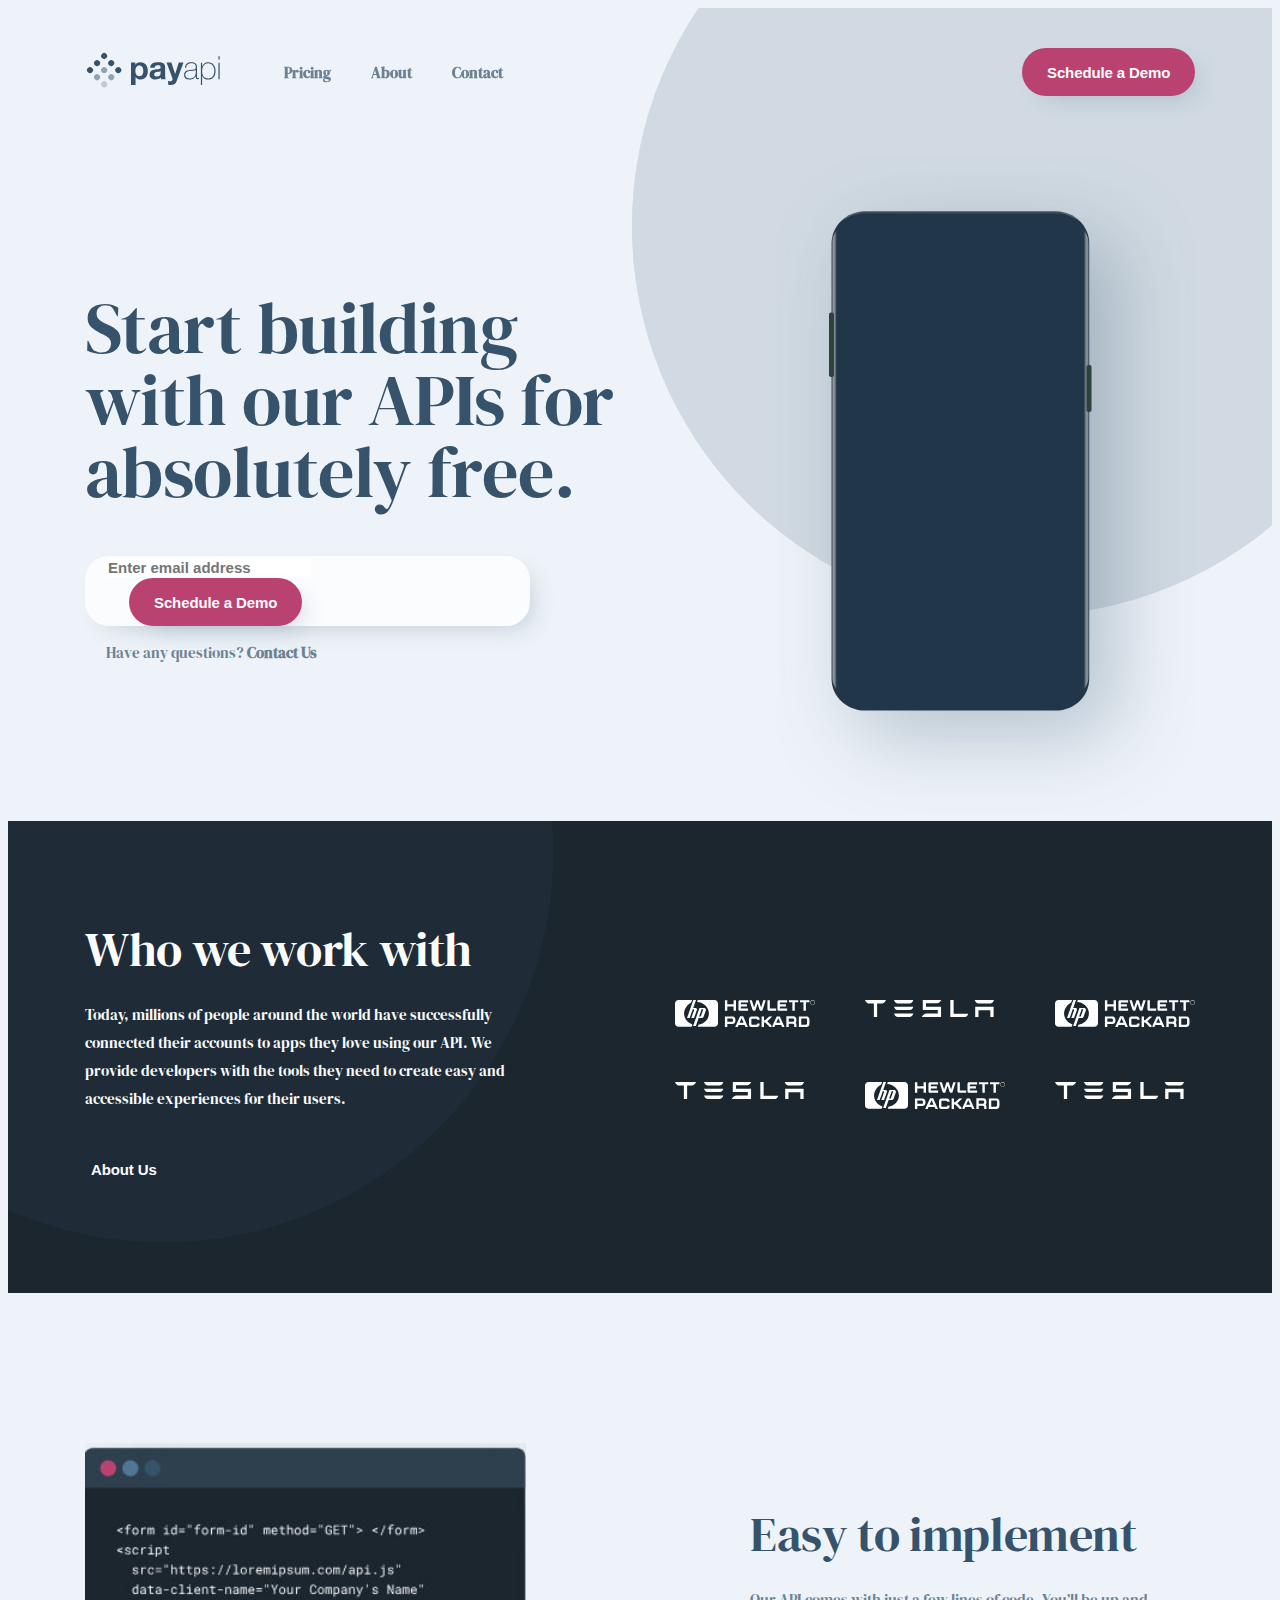
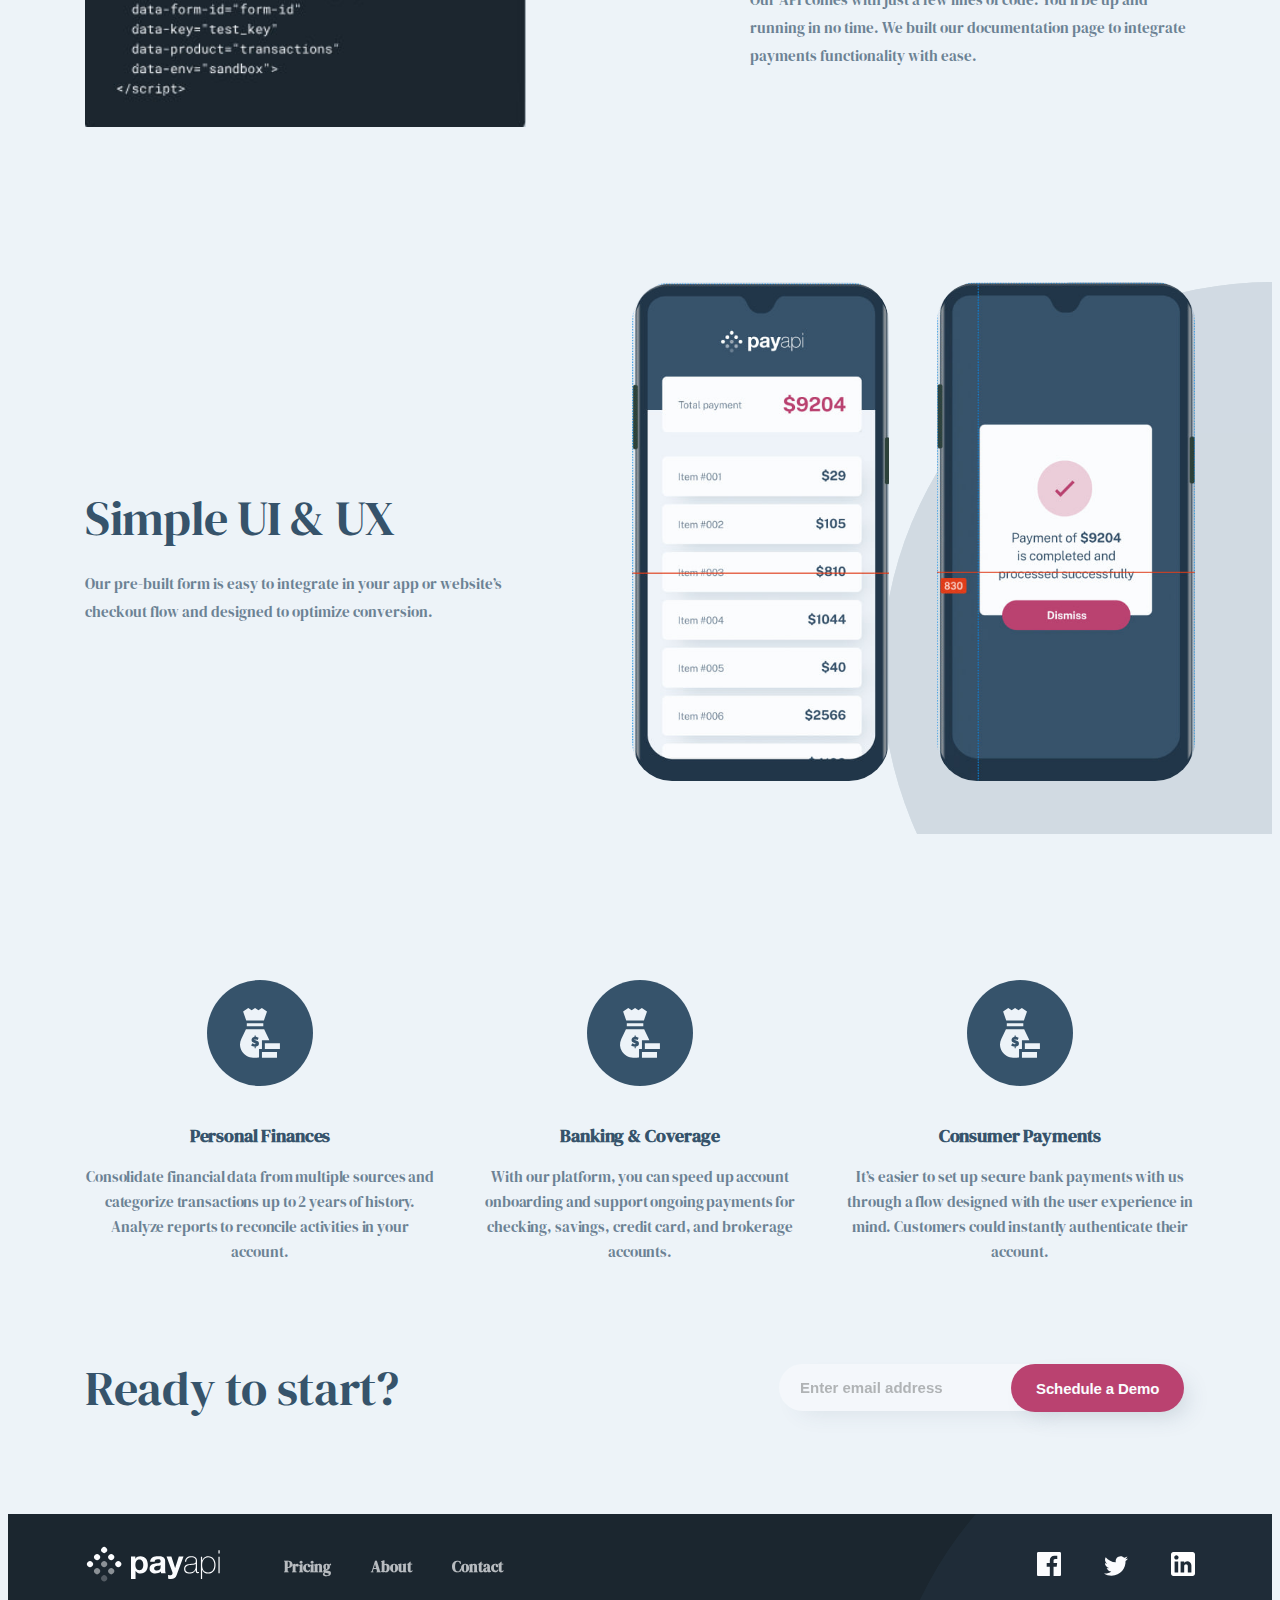
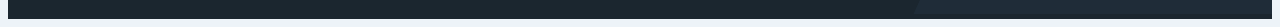
<file: index.html>
<!DOCTYPE html>
<html lang="en">
<head>
    <meta charset="UTF-8">
    <meta name="viewport" content="width=device-width, initial-scale=1.0">
    <link rel="stylesheet" href="./css/main.css">
    <title>Document</title>
</head>
<body>
    <header class="header">
        <div class="container header__container">
            <div class="header__block">
                <a href="#"><img class="header__logo" src="./img/logo.svg" alt=" payapi logosi"></a>
                <nav class="header__nav">
                    <ul class="header__list">
                        <li class="header__item">
                            <a class="header__link" href="./pricing.html">Pricing</a>
                        </li>
                        <li class="header__item">
                            <a class="header__link" href="#">About</a>
                        </li>
                        <li class="header__item">
                            <a class="header__link" href="#">Contact</a>
                        </li>
                    </ul>
                </nav>
            </div>
            <button class="header__btn">Schedule a Demo</button>
            <button class="header__menu"><svg width="28" height="17" viewBox="0 0 28 17" fill="none" xmlns="http://www.w3.org/2000/svg">
                <g id="Group">
                <rect id="Rectangle" width="28" height="3" fill="#36536B"/>
                <rect id="Rectangle Copy" y="7" width="28" height="3" fill="#36536B"/>
                <rect id="Rectangle Copy 2" y="14" width="28" height="3" fill="#36536B"/>
                </g>
                </svg>
                </button> 
        </div>
    </header>
    <main>
        <section class="hero">
            <div class="container hero__container">
                <div class="hero__content">
                    <h1 class="hero__title">Start building with our APIs for absolutely free.</h1>
                    <form class="hero__form">
                        <input type="email" class="hero__input" aria-placeholder="Enter email address" placeholder="Enter email address">
                        <button class="hero__btn">Schedule a Demo</button>
                    </form>
                    <a class="hero__link" href="#">Have any questions? <span class="hero__span">Contact Us</span></a>
                </div>
                <div class="hero__block_img">
                    <img class="hero__img" src="./img/hero.svg" alt="telefon surati ekrani qororo😂">
                </div>
            </div>
        </section>
        <section class="work">
            <div class="container work__container">
                <div class="work__content">
                    <h1 class="work__title">Who we work with</h1>
                    <p class="work__text">Today, millions of people around the world have successfully connected their accounts to apps they love using our API. We provide developers with the tools they need to create easy and accessible experiences for their users. </p>
                    <button class="work__btn">About Us</button>
                </div>
                <ul class="work__list">
                    <li class="work__item">
                        <a href="#">
                            <img src="./img/work-hp.svg" alt="hp kanpyutor logosi">
                        </a>
                    </li>
                    <li class="work__item">
                        <a href="#">
                            <img src="./img/work-tesla.svg" alt="hp kanpyutor logosi">
                        </a>
                    </li>
                    <li class="work__item">
                        <a href="#">
                            <img src="./img/work-hp.svg" alt="hp kanpyutor logosi">
                        </a>
                    </li>
                    <li class="work__item">
                        <a href="#">
                            <img src="./img/work-tesla.svg" alt="hp kanpyutor logosi">
                        </a>
                    </li>
                    <li class="work__item">
                        <a href="#">
                            <img src="./img/work-hp.svg" alt="hp kanpyutor logosi">
                        </a>
                    </li>
                    <li class="work__item">
                        <a href="#">
                            <img src="./img/work-tesla.svg" alt="hp kanpyutor logosi">
                        </a>
                    </li>
                </ul>
            </div>
        </section>
        <section class="ebaut">
            <div class="container ebaut__container">
                <div class="ebaut__block_img">
                    <img class="ebaut__img" src="./img/work.jpg" alt="html da kodlar yozlgan">
                </div>
                <div class="ebaut__content">
                    <h1 class="ebaut__title">Easy to implement</h1>
                    <p class="ebaut__text">Our API comes with just a few lines of code. You’ll be up and running in no time. We built our documentation page to integrate payments functionality with ease.</p>
                </div>
            </div>
        </section>
        <section class="info">
            <div class="container info__container">
                <div class="info__content">
                    <h1 class="info__title">Simple UI & UX</h1>
                    <p class="info__text">Our pre-built form is easy to integrate in your app or website’s checkout flow and designed to optimize conversion. </p>
                </div>
                <div class="info__block_img">
                    <img class="info__img" src="./img/info-2.jpg" alt="telefon harhil sumala ">
                    <img class="info__img" src="./img/innfo-1.jpg" alt="telefon">
                </div>
            </div>
        </section>
        <section class="projeckt">
            <div class="container projeckt__container">
                <ul class="projeckt__lisst">
                    <li class="projeckt__item">
                        <h3 class="projeckt__title">Personal Finances</h3>
                        <p class="projeckt__text">Consolidate financial data from multiple sources and categorize transactions up to 2 years of history. Analyze reports to reconcile activities in your account. </p>
                    </li>
                    <li class="projeckt__item">
                        <h3 class="projeckt__title">Banking & Coverage</h3>
                        <p class="projeckt__text">With our platform, you can speed up account onboarding and support ongoing payments for checking, savings, credit card, and brokerage accounts.</p>
                    </li>
                    <li class="projeckt__item">
                        <h3 class="projeckt__title">Consumer Payments</h3>
                        <p class="projeckt__text">It’s easier to set up secure bank payments with us through a flow designed with the user experience in mind. Customers could instantly authenticate their account.</p>
                    </li>
                </ul>
            </div>
        </section>
            <section class="data">
                <div class="container data__container">
                    <div class="data__block">
                        <h1 class="data__title">Ready to start?</h1>
                    </div>
                        <form class="data__form">
                            <input type="email" class="data__input" placeholder="Enter email address">
                            <button class="data__btn">Schedule a Demo</button>
                        </form>
                </div>
            </section>
    </main>
    <footer class="foter">
        <div class="container foter__container">
            <div class="foter__block">
                <a href="#"><img src="./img/foter.svg"  alt="payapi logosi"></a>
                <nav class="foter__nav">
                    <ul class="foter__list">
                        <li class="foter__item">
                            <a class="foter__link" href="#">Pricing</a>
                        </li>
                        <li class="foter__item">
                            <a class="foter__link" href="#">About</a>
                        </li>
                        <li class="foter__item">
                            <a class="foter__link" href="#">Contact</a>
                        </li>
                    </ul>
                </nav>
            </div>
            <div class="foter__box">
                    <a class="foter__box_link" href="#">
                        <img class="foter__img" src="./img/foter-facebook.svg" alt="facebook logosi">
                    </a>
                
                    <a class="foter__box_link" href="#">
                        <img class="foter__img" src="./img/foter-twtr.svg" alt="twitr logosi">
                    </a>
                
                    <a class="foter__box_link" href="#">
                        <img class="foter__img" src="./img/footer-in.svg" alt="logo">
                    </a>
            </div>
        </div>
    </footer>
</body>
</html>
</file>
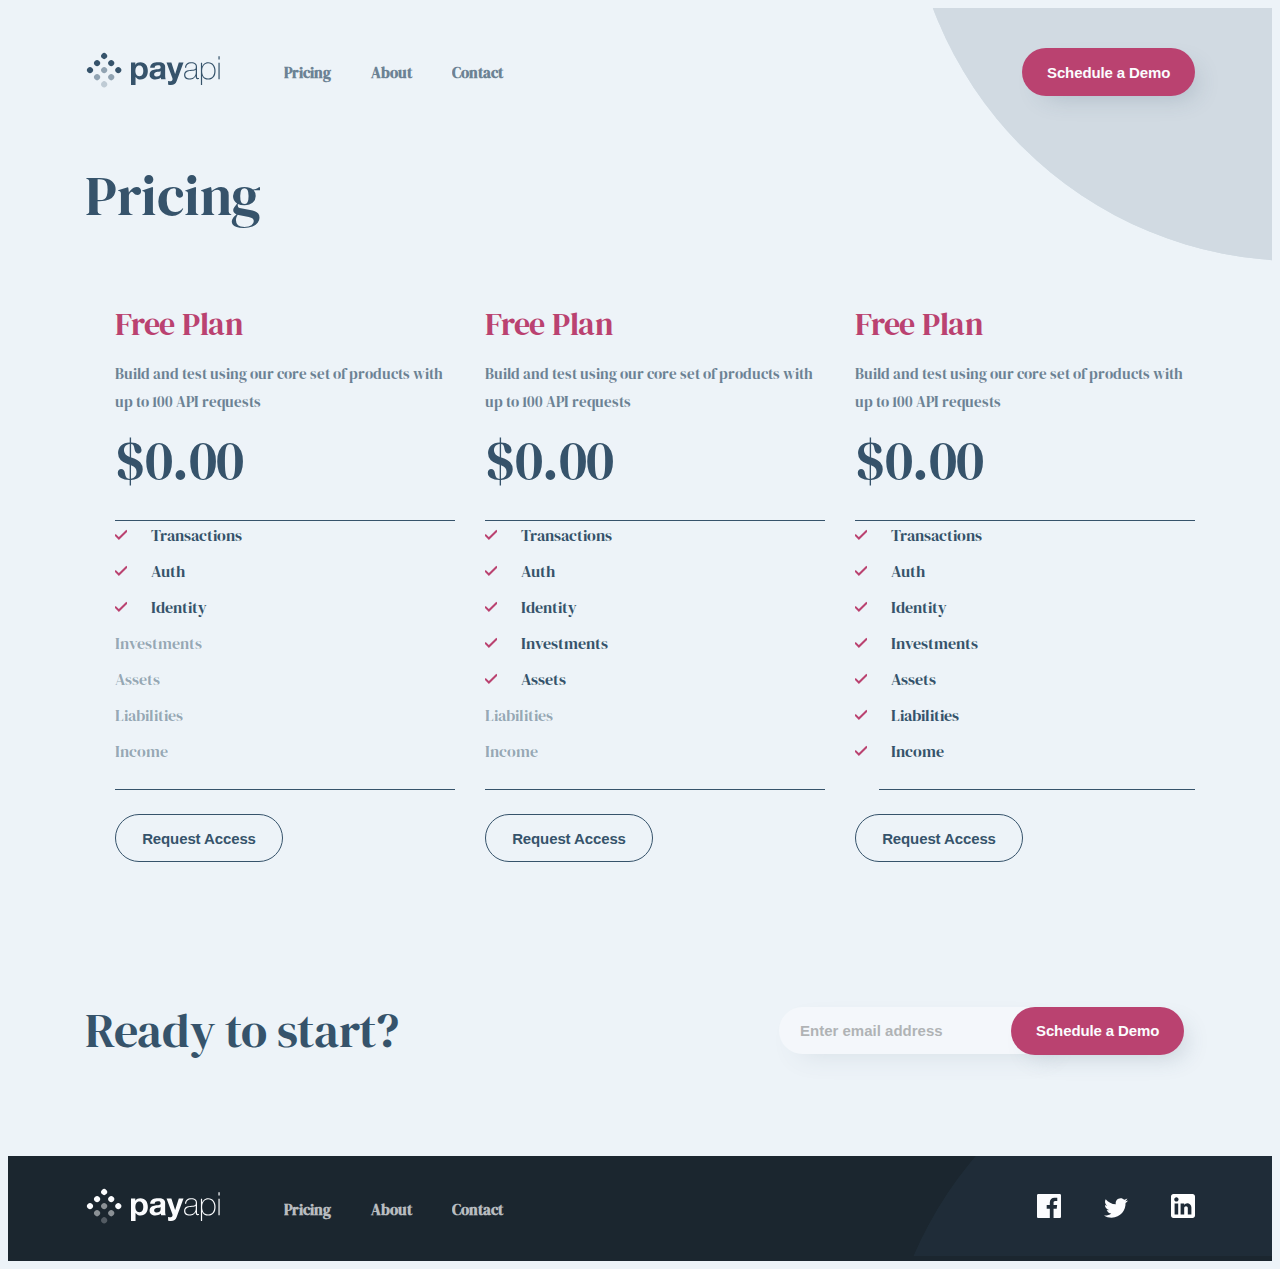
<file: pricing.html>
<!DOCTYPE html>
<html lang="en">
<head>
    <meta charset="UTF-8">
    <meta name="viewport" content="width=device-width, initial-scale=1.0">
    <link rel="stylesheet" href="./css/main.css">
    <title>Document</title>
</head>
<body>
    <header class="prheader">
        <div class="container prheader__container">
            <div class="prheader__block">
                <a href="#"><img class="prheader__img" src="./img/logo.svg" alt="logo"></a>
                <nav class="prheader__nav">
                    <ul class="prheader__list">
                        <li class="prheader__item">
                            <a class="prheader__link" href="#">Pricing</a>
                        </li>
                        <li class="prheader__item">
                            <a class="prheader__link" href="#">About</a>
                        </li>
                        <li class="prheader__item">
                            <a class="prheader__link" href="#">Contact</a>
                        </li>
                    </ul>
                </nav>
            </div>
            <button class="prheader__btn">Schedule a Demo</button>
            <button class="prheader__manu"><svg xmlns="http://www.w3.org/2000/svg" width="28" height="17" viewBox="0 0 28 17" fill="none">
                <rect width="28" height="3" fill="#36536B"/>
                <rect y="7" width="28" height="3" fill="#36536B"/>
                <rect y="14" width="28" height="3" fill="#36536B"/>
              </svg></button>
        </div>
    </header>
    <main>
        <section class="prhero">
            <div class="container prhero__container">
                <h1 class="prhero__title">Pricing</h1>
               <div class="prhero__block">
                <div class="prhero__box">
                    <h3 class="prhero__sub_title">Free Plan</h3>
                    <p class="prhero__text">Build and test using our core set of products with  up to 100 API requests </p>
                    <h2 class="prhero__s">$0.00</h2>
                    <p class="prhero__text1 prhero__text_2">Transactions</p>
                    <p class="prhero__text1 prhero__text_2">Auth</p>
                    <p class="prhero__text1 prhero__text_2">Identity</p>
                    <p class="prhero__text1">Investments</p>
                    <p class="prhero__text1">Assets</p>
                    <p class="prhero__text1">Liabilities</p>
                    <p class="prhero__text1 prhero__text_3">Income</p>
                    <button class="prhero__btn">Request Access</button>
                </div>

                <div class="prhero__box">
                    <h3 class="prhero__sub_title">Free Plan</h3>
                    <p class="prhero__text">Build and test using our core set of products with  up to 100 API requests </p>
                    <h2 class="prhero__s">$0.00</h2>
                    <p class="prhero__text1 prhero__text_2">Transactions</p>
                    <p class="prhero__text1 prhero__text_2">Auth</p>
                    <p class="prhero__text1 prhero__text_2">Identity</p>
                    <p class="prhero__text1 prhero__text_2">Investments</p>
                    <p class="prhero__text1 prhero__text_2">Assets</p>
                    <p class="prhero__text1">Liabilities</p>
                    <p class="prhero__text1 prhero__text_3">Income</p>
                    <button class="prhero__btn">Request Access</button>
                </div>

                <div class="prhero__box">
                    <h3 class="prhero__sub_title">Free Plan</h3>
                    <p class="prhero__text">Build and test using our core set of products with  up to 100 API requests </p>
                    <h2 class="prhero__s">$0.00</h2>
                    <p class="prhero__text1 prhero__text_2">Transactions</p>
                    <p class="prhero__text1 prhero__text_2">Auth</p>
                    <p class="prhero__text1 prhero__text_2">Identity</p>
                    <p class="prhero__text1 prhero__text_2">Investments</p>
                    <p class="prhero__text1 prhero__text_2">Assets</p>
                    <p class="prhero__text1 prhero__text_2">Liabilities</p>
                    <p class="prhero__text1 prhero__text_2 prhero__text_3">Income</p>
                    <button class="prhero__btn">Request Access</button>
                </div>
               </div>
            </div>
        </section>
        <section class="data">
                 <div class="container data__container">
                    <div class="data__block">
                        <h1 class="data__title">Ready to start?</h1>
                    </div>
                        <form class="data__form">
                            <input type="email" class="data__input" placeholder="Enter email address">
                            <button class="data__btn">Schedule a Demo</button>
                        </form>
                </div>
        </section>
    </main>
    <footer class="foter">
        <div class="container foter__container">
            <div class="foter__block">
                <a href="#"><img src="./img/foter.svg"  alt="payapi logosi"></a>
                <nav class="foter__nav">
                    <ul class="foter__list">
                        <li class="foter__item">
                            <a class="foter__link" href="#">Pricing</a>
                        </li>
                        <li class="foter__item">
                            <a class="foter__link" href="#">About</a>
                        </li>
                        <li class="foter__item">
                            <a class="foter__link" href="#">Contact</a>
                        </li>
                    </ul>
                </nav>
            </div>
            <div class="foter__box">
                    <a class="foter__box_link" href="#">
                        <img class="foter__img" src="./img/foter-facebook.svg" alt="facebook logosi">
                    </a>
                
                    <a class="foter__box_link" href="#">
                        <img class="foter__img" src="./img/foter-twtr.svg" alt="twitr logosi">
                    </a>
                
                    <a class="foter__box_link" href="#">
                        <img class="foter__img" src="./img/footer-in.svg" alt="logo">
                    </a>
            </div>
        </div>
    </footer>
</body>
</html>
</file>
<file: css/main.css>
@import url("https://fonts.googleapis.com/css2?family=DM+Serif+Display&family=Open+Sans:wght@400;500;600;700;800&display=swap");
@import url("https://fonts.googleapis.com/css2?family=DM+Serif+Display:ital@0;1&family=Open+Sans:wght@400;500;600;700;800&display=swap");
html {
  box-sizing: border-box;
  scroll-behavior: smooth;
}

*,
*::before,
*::after {
  box-sizing: inherit;
}

h1, h2, h3, h4, h5, h6, p {
  margin: 0;
}

img {
  max-width: 100%;
  height: auto;
}

a {
  text-decoration: none;
  display: inline-block;
}

ul, ol {
  list-style: none;
  padding: 0;
  margin: 0;
}

button {
  cursor: pointer;
  background: transparent;
  border: none;
  white-space: nowrap;
}

body {
  background-color: #EDF3F8;
  font-family: "Public Sans", sans-serif;
  font-family: "DM Serif Display", serif;
}

.container {
  max-width: 1150px;
  padding-left: 20px;
  padding-right: 20px;
  margin-left: auto;
  margin-right: auto;
}

.header {
  padding-top: 40px;
  height: 608px;
  max-width: 100%;
  background-repeat: no-repeat;
  background-image: url("../img/bg.svg");
  background-position-x: right;
}

.header__logo {
  flex-shrink: 0;
}

.header__menu {
  display: none;
}

.header__container {
  justify-content: space-between;
  display: flex;
}

.header__block {
  display: flex;
  align-items: center;
}

.header__list {
  margin-left: 64px;
  -moz-column-gap: 40px;
       column-gap: 40px;
  display: flex;
}

.header__link {
  color: #36536B;
  font-size: 15px;
  font-weight: 700;
  opacity: 0.7;
}

.header__btn {
  padding: 15px 25px;
  color: #FBFCFE;
  font-size: 15px;
  font-weight: 700;
  letter-spacing: -0.115px;
  max-width: 173px;
  height: 48px;
  flex-shrink: 0;
  border-radius: 24px;
  background: #BA4270;
  box-shadow: 10px 10px 25px -10px rgba(54, 83, 107, 0.25);
  transition: all 0.5s;
}
.header__btn:hover {
  background: #DA6D97;
}

@media screen and (max-width: 842px) {
  .header {
    padding-top: 40px;
    height: 608px;
    max-width: 100%;
    background-repeat: no-repeat;
    background-image: url("../img/hero-bg.svg");
    background-position-x: center;
  }
}
@media screen and (max-width: 700px) {
  .header__btn {
    display: none;
  }
  .header__menu {
    display: block;
    background: transparent;
  }
}
@media screen and (max-width: 571px) {
  .header__nav {
    display: none;
  }
}
.hero {
  margin-top: -460px;
}

.hero__container {
  justify-content: space-between;
  display: flex;
}

.hero__content {
  margin-top: 136px;
}

.hero__title {
  max-width: 546px;
  height: 243px;
  flex-shrink: 0;
  color: #36536B;
  font-size: 72px;
  font-weight: 400;
  line-height: 72px;
  letter-spacing: -0.554px;
  margin-bottom: 21px;
}

.hero__form {
  max-width: 445px;
  border-radius: 24px;
  background: #FBFCFE;
  box-shadow: 10px 10px 25px -10px rgba(54, 83, 107, 0.25);
}

.hero__input {
  color: #36536B;
  font-size: 15px;
  font-weight: 700;
  border: none;
  outline: none;
  margin-left: 21px;
}

.hero__btn {
  padding: 15px 25px;
  color: #FBFCFE;
  font-size: 15px;
  font-weight: 700;
  letter-spacing: -0.115px;
  max-width: 173px;
  height: 48px;
  flex-shrink: 0;
  border-radius: 24px;
  background: #BA4270;
  box-shadow: 10px 10px 25px -10px rgba(54, 83, 107, 0.25);
  margin-left: 44px;
  transition: all 0.5s;
}
.hero__btn:hover {
  background: #DA6D97;
}

.hero__link {
  color: #6C8294;
  font-size: 15px;
  font-weight: 400;
  margin-top: 16px;
  margin-left: 21px;
}

.hero__span {
  color: #6C8294;
  font-size: 15px;
  font-weight: 700;
}

@media screen and (max-width: 966px) {
  .hero__title {
    color: #36536B;
    font-size: 62px;
    font-style: normal;
    font-weight: 400;
    line-height: 62px;
    letter-spacing: -0.554px;
  }
}
@media screen and (max-width: 842px) {
  .hero__container {
    flex-direction: column-reverse;
    text-align: center;
  }
  .hero__block_img {
    margin-top: -40px;
    margin-bottom: -120px;
  }
  .hero__img {
    max-width: 271px;
    height: auto;
  }
  .hero__content {
    margin-left: auto;
    margin-right: auto;
  }
  .hero__title {
    color: #36536B;
    text-align: center;
    font-size: 48px;
    font-style: normal;
    font-weight: 400;
    line-height: 56px;
    letter-spacing: -0.369px;
    margin-bottom: 21px;
  }
  .hero__form {
    margin-top: -100px;
  }
}
@media screen and (max-width: 501px) {
  .hero__title {
    max-width: 327px;
    color: #36536B;
    text-align: center;
    font-size: 32px;
    font-weight: 400;
    line-height: 36px;
    letter-spacing: -0.246px;
  }
  .hero__form {
    padding: 15px;
    margin-top: -120px;
  }
  .hero__btn {
    display: none;
  }
}
.work {
  padding: 100px 0;
  background: #1B262F;
  background-image: url("../img/work.svg");
  background-repeat: no-repeat;
}

.work__container {
  display: flex;
  justify-content: space-between;
  align-items: center;
}

.work__title {
  max-width: 445px;
  color: #FBFCFE;
  font-size: 48px;
  font-weight: 400;
  line-height: 56px;
  letter-spacing: -0.369px;
  margin-bottom: 24px;
}

.work__text {
  max-width: 445px;
  color: #FBFCFE;
  font-size: 15px;
  font-weight: 400;
  line-height: 28px;
  margin-bottom: 32px;
}

.work__btn {
  color: #FBFCFE;
  text-align: center;
  font-size: 15px;
  font-weight: 700;
  letter-spacing: -0.115px;
  max-width: 129px;
  height: 48px;
  flex-shrink: 0;
}

.work__list {
  gap: 50px;
  display: grid;
  grid-template-columns: repeat(3, 1fr);
}

@media screen and (max-width: 970px) {
  .work__container {
    text-align: center;
    flex-direction: column-reverse;
  }
  .work__list {
    margin-bottom: 23px;
  }
  .work {
    margin-top: 70px;
  }
}
@media screen and (max-width: 550px) {
  .work__list {
    grid-template-columns: repeat(2, 1fr);
    margin-bottom: 50px;
  }
}
@media screen and (max-width: 500px) {
  .work__title {
    color: #FBFCFE;
    text-align: center;
    font-size: 39px;
    font-weight: 400;
    line-height: 38px;
    letter-spacing: -0.246px;
  }
}
.projeckt {
  margin-bottom: 96px;
}

.projeckt__lisst {
  justify-content: center;
  display: flex;
  gap: 30px;
  flex-wrap: wrap;
}

.projeckt__item {
  text-align: center;
}
.projeckt__item::before {
  content: "";
  width: 106px;
  height: 106px;
  display: inline-block;
  background-repeat: no-repeat;
  background-image: url("../img/projeckt-1.svg");
  margin-bottom: 32px;
}

.projeckt__title {
  max-width: 350px;
  color: #36536B;
  text-align: center;
  font-size: 18px;
  font-weight: 700;
  line-height: 25px;
  letter-spacing: -0.138px;
  margin-bottom: 16px;
}

.projeckt__text {
  max-width: 350px;
  color: #6C8294;
  text-align: center;
  font-size: 15px;
  font-weight: 400;
  line-height: 25px;
  letter-spacing: -0.115px;
}

.info {
  margin-bottom: 146px;
  background-repeat: no-repeat;
  background-image: url("../img/info.svg");
  background-position-x: right;
}

.info__container {
  display: flex;
  justify-content: space-between;
  align-items: center;
}

.info__content {
  max-width: 445px;
}

.info__img {
  border-radius: 40px;
  max-width: 257.649px;
  height: 498.861px;
  flex-shrink: 0;
  margin-left: 45px;
}

.info__title {
  max-width: 445px;
  color: #36536B;
  font-size: 48px;
  font-weight: 400;
  line-height: 56px;
  letter-spacing: -0.369px;
  margin-bottom: 24px;
}

.info__text {
  color: #6C8294;
  font-size: 15px;
  font-weight: 400;
  line-height: 28px;
}

.info__block_img {
  margin-bottom: 48px;
}

@media screen and (max-width: 1111px) {
  .info__container {
    text-align: center;
    flex-direction: column-reverse;
  }
  .info__title {
    max-width: 573px;
    color: #36536B;
    text-align: center;
    font-family: DM Serif Display;
    font-size: 48px;
    font-style: normal;
    font-weight: 400;
    line-height: 56px; /* 116.667% */
    letter-spacing: -0.369px;
  }
  .info__text {
    max-width: 573px;
    color: #6C8294;
    text-align: center;
    font-family: Public Sans;
    font-size: 15px;
    font-style: normal;
    font-weight: 400;
    line-height: 28px;
  }
}
@media screen and (max-width: 999px) {
  .info {
    background-image: none;
  }
}
@media screen and (max-width: 680px) {
  .info__img {
    border-radius: 30px;
    max-width: 200.649px;
    height: auto;
    flex-shrink: 0;
    margin-left: 45px;
  }
}
@media screen and (max-width: 552px) {
  .info__container {
    margin-top: -50px;
  }
  .info__img {
    border-radius: 20px;
    max-width: 104px;
    height: auto;
    flex-shrink: 0;
    margin-left: 25px;
  }
  .info__title {
    max-width: 327px;
    color: #36536B;
    text-align: center;
    font-size: 36px;
    font-weight: 400;
    line-height: 36px;
    letter-spacing: -0.277px;
  }
  .info__text {
    max-width: 328px;
    color: #6C8294;
    text-align: center;
    font-size: 15px;
    font-weight: 400;
    line-height: 28px;
  }
}
.ebaut {
  margin-top: 150px;
  margin-bottom: 150px;
}

.ebaut__container {
  display: flex;
  justify-content: space-between;
  align-items: center;
}

.ebaut__block_img {
  border-radius: 20px;
}

.ebaut__img {
  max-width: 445px;
  height: 284px;
  flex-shrink: 0;
}

.ebaut__title {
  max-width: 445px;
  color: #36536B;
  font-size: 48px;
  font-weight: 400;
  line-height: 56px;
  letter-spacing: -0.369px;
  margin-bottom: 24px;
}

.ebaut__text {
  max-width: 445px;
  color: #6C8294;
  font-size: 15px;
  font-weight: 400;
  line-height: 28px;
}

.ebaut__content {
  max-width: 445px;
}

@media screen and (max-width: 960px) {
  .ebaut__container {
    display: block;
    text-align: center;
  }
  .ebaut__block_img {
    margin-bottom: 61px;
  }
  .ebaut__content {
    margin-left: auto;
    margin-right: auto;
  }
}
@media screen and (max-width: 520px) {
  .ebaut__img {
    width: 328px;
    height: 209px;
    flex-shrink: 0;
  }
  .ebaut__title {
    max-width: 327px;
    color: #36536B;
    text-align: center;
    font-size: 36px;
    font-weight: 400;
    line-height: 36px;
    letter-spacing: -0.277px;
  }
  .ebaut__text {
    width: 328px;
    color: #6C8294;
    text-align: center;
    font-size: 15px;
    font-weight: 400;
    line-height: 28px;
  }
}
.data {
  margin-bottom: 98px;
}

.data__container {
  display: flex;
  align-items: center;
  justify-content: space-between;
}

.data__title {
  color: #36536B;
  font-size: 48px;
  font-weight: 400;
  line-height: 56px;
  letter-spacing: -0.369px;
}

.data__form {
  position: relative;
  margin-right: 144px;
}

.data__input {
  cursor: pointer;
  color: #36536B;
  font-size: 15px;
  font-weight: 700;
  border-radius: 24px;
  background: #FBFCFE;
  box-shadow: 10px 10px 25px -10px rgba(54, 83, 107, 0.25);
  border: none;
  outline: none;
  padding: 15px 50px 15px 21px;
  opacity: 0.5;
}

.data__btn {
  position: absolute;
  padding: 15px 25px;
  color: #FBFCFE;
  font-size: 15px;
  font-weight: 700;
  letter-spacing: -0.115px;
  max-width: 173px;
  height: 48px;
  flex-shrink: 0;
  border-radius: 24px;
  background: #BA4270;
  box-shadow: 10px 10px 25px -10px rgba(54, 83, 107, 0.25);
  margin-left: -40px;
  transition: all 0.49s;
}
.data__btn:hover {
  background: #DA6D97;
}

@media screen and (max-width: 800px) {
  .data__container {
    display: block;
    text-align: center;
  }
  .data__form {
    margin-top: 40px;
  }
}
@media screen and (max-width: 480px) {
  .data__input {
    padding-right: 158px;
    max-width: 317px;
    height: 48px;
    flex-shrink: 0;
  }
  .data__form {
    margin-left: auto;
    margin-right: auto;
  }
  .data__btn {
    padding: 15px 100px;
    max-width: 327px;
    height: 48px;
    flex-shrink: 0;
    border-radius: 24px;
    background: #BA4270;
    position: relative;
    margin-left: 0;
    margin-top: 10px;
  }
  .data__title {
    color: #36536B;
    text-align: center;
    font-size: 32px;
    font-weight: 400;
    line-height: 36px;
    letter-spacing: -0.246px;
  }
}
.foter {
  background-color: #1B262F;
  padding: 31px 0;
  background-repeat: no-repeat;
  background-image: url("../img/foter-bg.svg");
  background-position-x: right;
}

.foter__container {
  display: flex;
  justify-content: space-between;
  align-items: center;
}

.foter__block {
  display: flex;
  align-items: center;
}

.foter__list {
  margin-left: 64px;
  display: flex;
  -moz-column-gap: 40px;
       column-gap: 40px;
}

.foter__link {
  color: #FBFCFE;
  font-size: 15px;
  font-weight: 700;
  opacity: 0.7;
}

.foter__box_link {
  margin-left: 40px;
}

.foter__img {
  transition: all 0.5s;
}
.foter__img:hover {
  background-color: #DA6D97;
}

@media screen and (max-width: 707px) {
  .foter__box_link {
    margin-left: 20px;
  }
  .foter__list {
    margin-left: 44px;
    display: flex;
    -moz-column-gap: 25px;
         column-gap: 25px;
  }
}
@media screen and (max-width: 600px) {
  .foter__container, .foter__block, .foter__list {
    display: block;
    text-align: center;
  }
  .foter__item {
    margin-bottom: 30px;
    margin-top: 20px;
  }
  .foter__box {
    text-align: center;
  }
}
.prheader {
  padding-top: 40px;
  background-repeat: no-repeat;
  background-image: url("../img/pr.svg");
  background-position-x: 900px;
  max-width: 100%;
  height: 260px;
}

.prheader__container {
  display: flex;
  align-items: center;
  justify-content: space-between;
}

.prheader__block {
  display: flex;
  align-items: center;
}

.prheader__list {
  display: flex;
  margin-left: 64px;
  -moz-column-gap: 40px;
       column-gap: 40px;
}

.prheader__btn {
  padding: 15px 25px;
  color: #FBFCFE;
  font-size: 15px;
  font-weight: 700;
  letter-spacing: -0.115px;
  max-width: 173px;
  height: 48px;
  flex-shrink: 0;
  border-radius: 24px;
  background: #BA4270;
  box-shadow: 10px 10px 25px -10px rgba(54, 83, 107, 0.25);
}

.prheader__manu {
  display: none;
}

.prheader__link {
  color: #36536B;
  font-size: 15px;
  font-weight: 700;
  opacity: 0.7;
}

@media screen and (max-width: 783px) {
  .prheader {
    padding-top: 40px;
    background-repeat: no-repeat;
    background-image: url("../../img/hero-bg.svg");
    background-position: center;
    background-position-y: -100px;
  }
}
@media screen and (max-width: 687px) {
  .prheader__btn {
    display: none;
  }
  .prheader__manu {
    display: block;
  }
  .prheader__list {
    margin-left: 44px;
  }
}
@media screen and (max-width: 530px) {
  .prheader__list {
    display: none;
  }
}
.prhero {
  margin-bottom: 100px;
}

.prhero__title {
  color: #36536B;
  font-size: 56px;
  font-weight: 400;
  line-height: 56px;
  letter-spacing: -0.431px;
  margin-top: -100px;
  margin-bottom: 80px;
}

.prhero__block {
  display: flex;
}

.prhero__box {
  margin-left: 30px;
  margin-bottom: 40px;
}

.prhero__sub_title {
  color: #BA4270;
  font-size: 32px;
  font-weight: 400;
  line-height: 40px;
  letter-spacing: -0.246px;
  margin-bottom: 16px;
}

.prhero__text {
  max-width: 350px;
  color: #6C8294;
  font-size: 15px;
  font-weight: 400;
  line-height: 28px;
  margin-bottom: 8px;
}

.prhero__text1 {
  margin-bottom: 8px;
  color: rgba(54, 83, 107, 0.4941176471);
  font-size: 16px;
  font-weight: 400;
  line-height: 28px;
}

.prhero__s {
  max-width: 350px;
  color: #36536B;
  font-size: 56px;
  font-weight: 400;
  line-height: 72px;
  letter-spacing: -0.431px;
  border-bottom: 1px solid #36536B;
  padding-bottom: 24px;
}

.prhero__text_2 {
  color: #36536B;
  font-size: 16px;
  font-weight: 400;
  line-height: 28px;
  margin-left: 24px;
}
.prhero__text_2::before {
  content: "";
  width: 12px;
  height: 12px;
  display: inline-block;
  background-repeat: no-repeat;
  background-image: url("../img/ikon.svg");
  position: relative;
  left: -24px;
}

.prhero__text_3 {
  border-bottom: 1px solid #36536B;
  max-width: 350px;
  margin-bottom: 24px;
  padding-bottom: 24px;
}

.prhero__btn {
  color: #36536B;
  font-size: 15px;
  font-weight: 700;
  letter-spacing: -0.115px;
  width: 168px;
  height: 48px;
  flex-shrink: 0;
  border-radius: 24px;
  border: 1px solid #36536B;
  transition: all 0.6s;
}
.prhero__btn:hover {
  background-color: #36536B;
  color: #fff;
  border: #fff;
}

@media screen and (max-width: 687px) {
  .prhero__container {
    text-align: center;
  }
  .prhero__block {
    flex-wrap: wrap;
    justify-content: center;
    text-align: start;
  }
}/*# sourceMappingURL=main.css.map */
</file>
